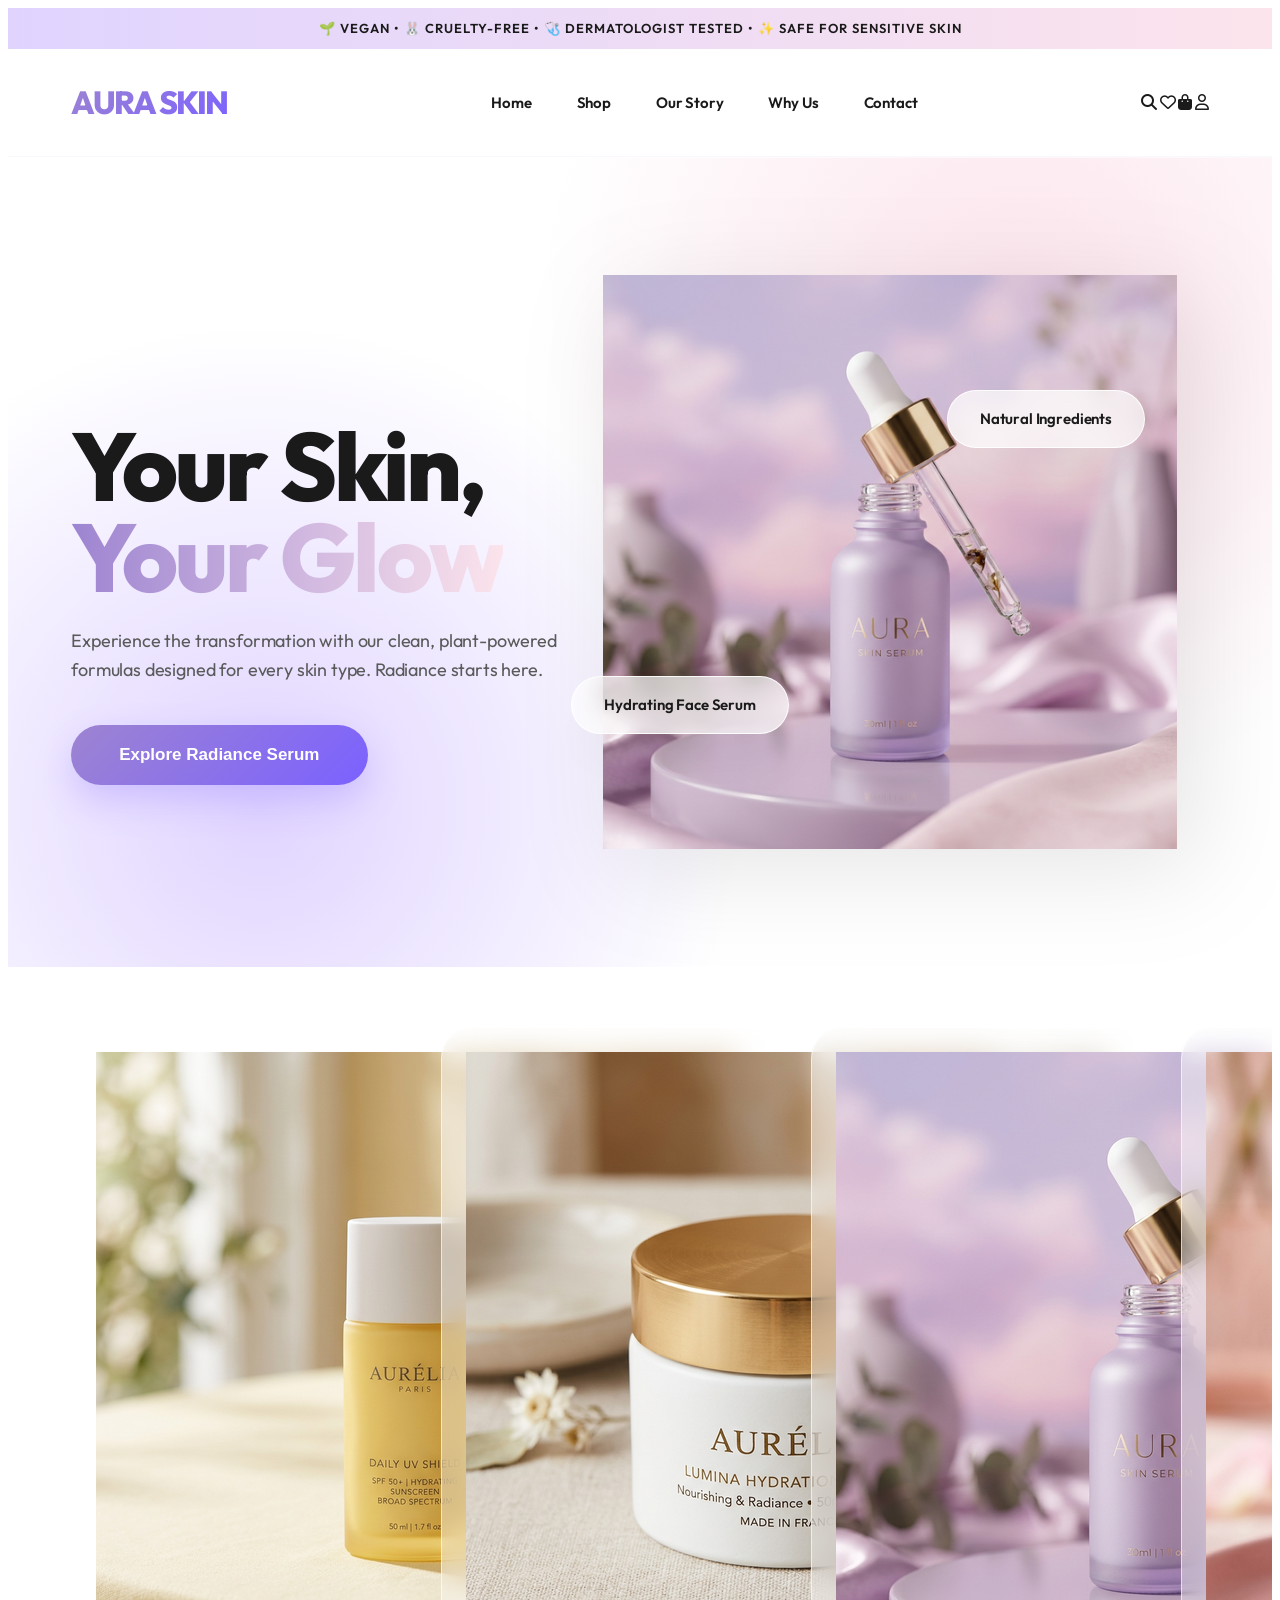
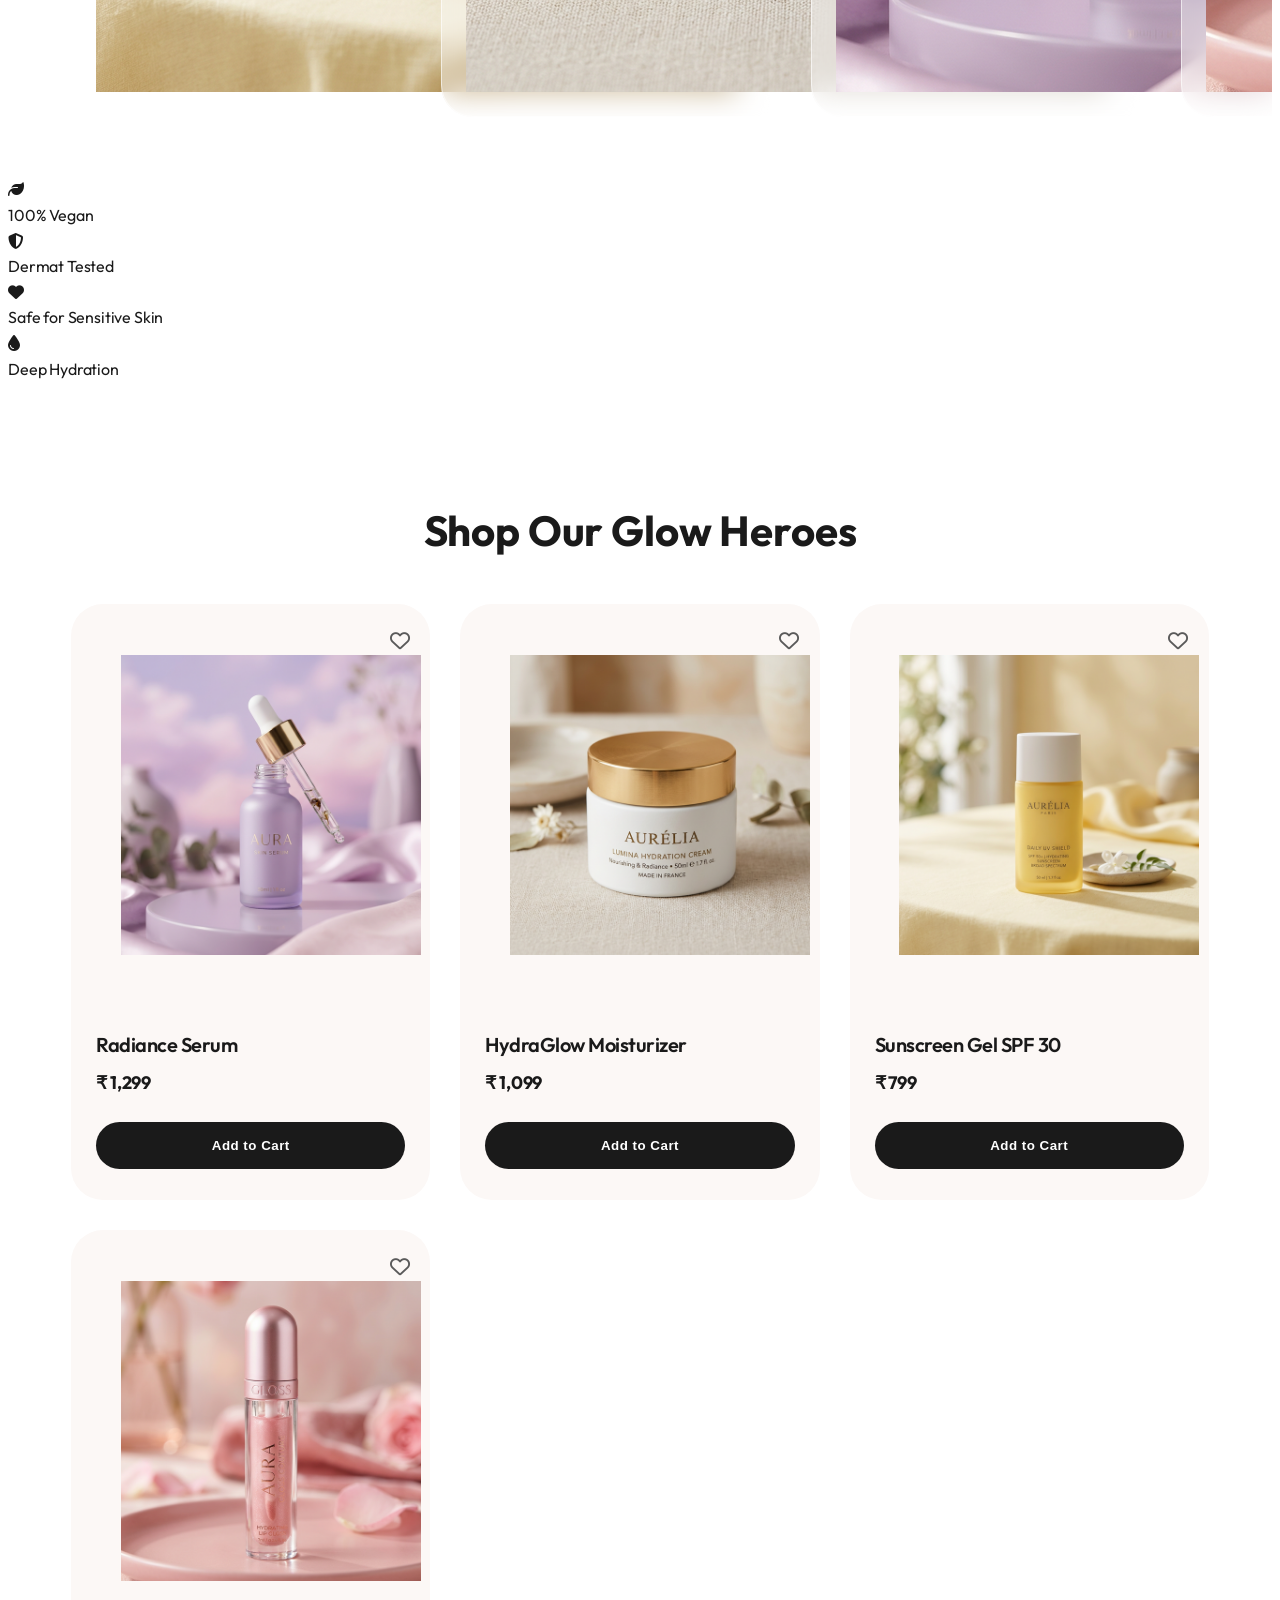
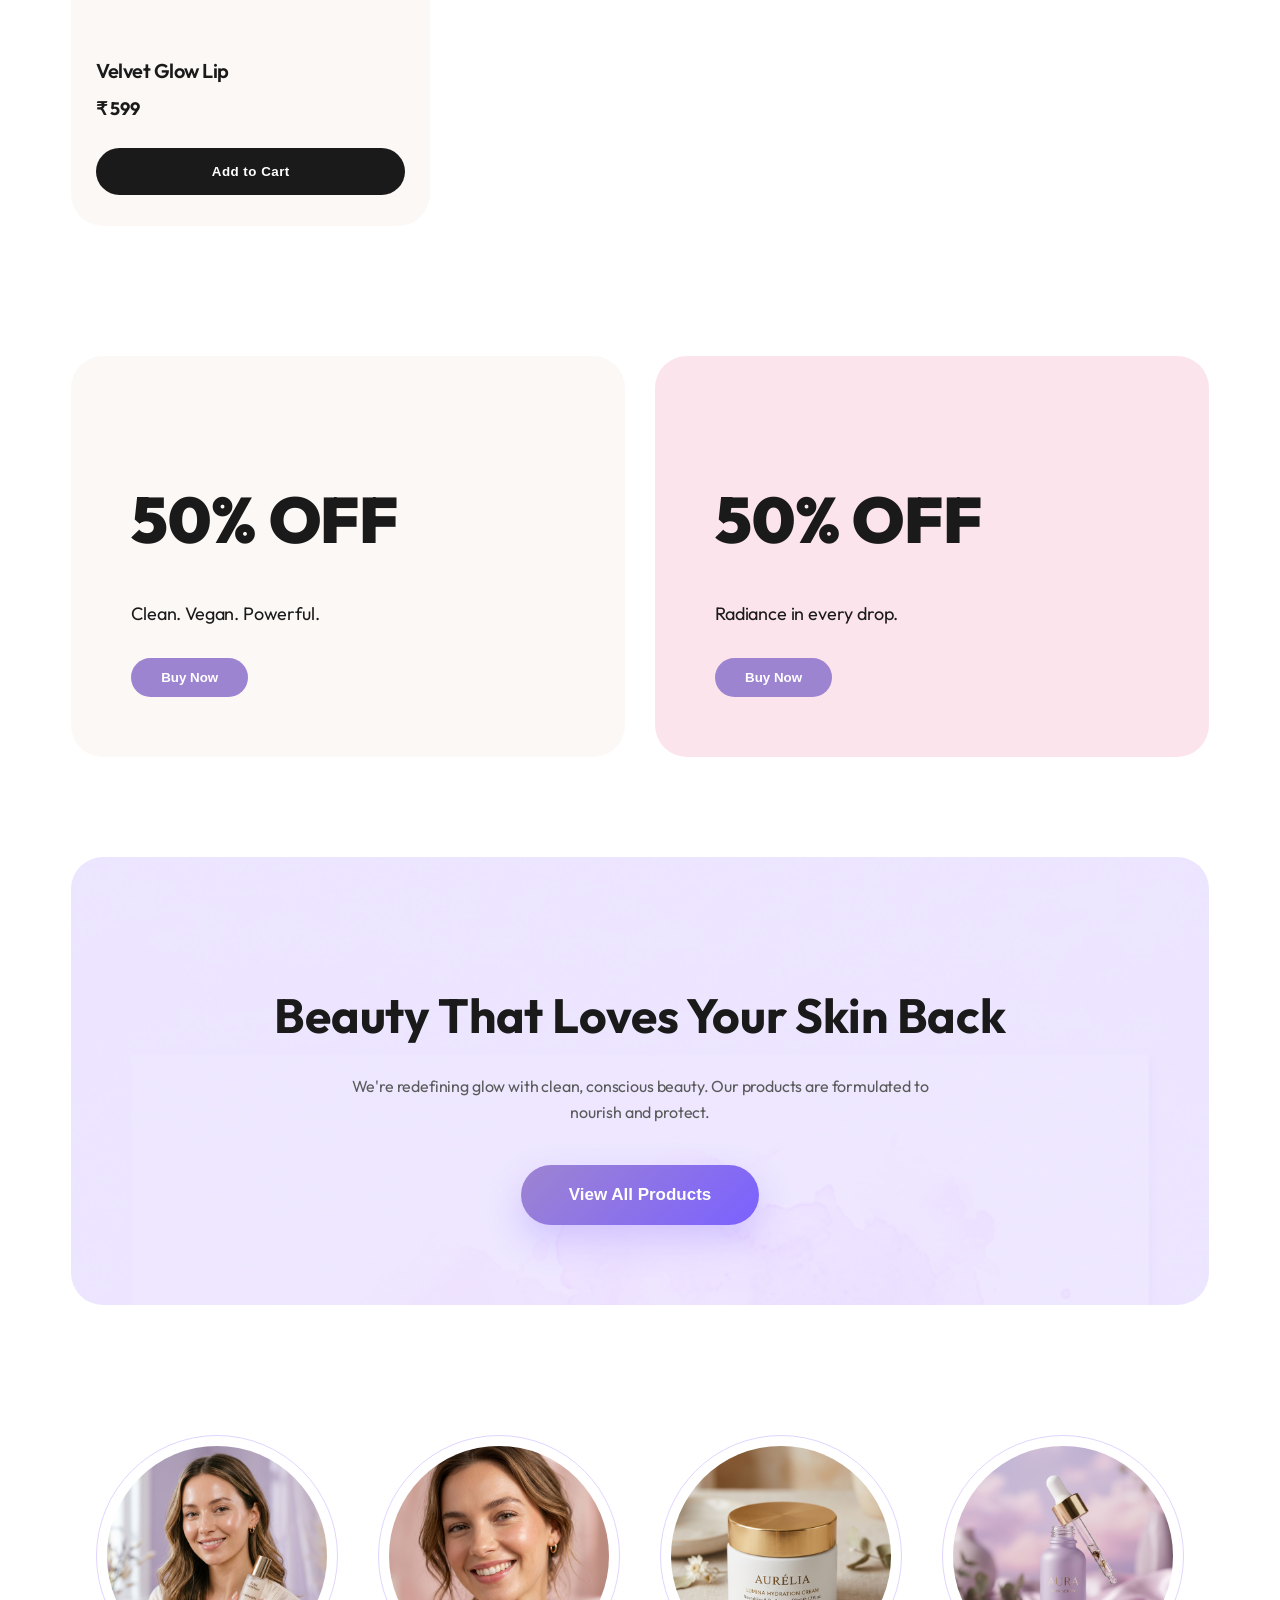
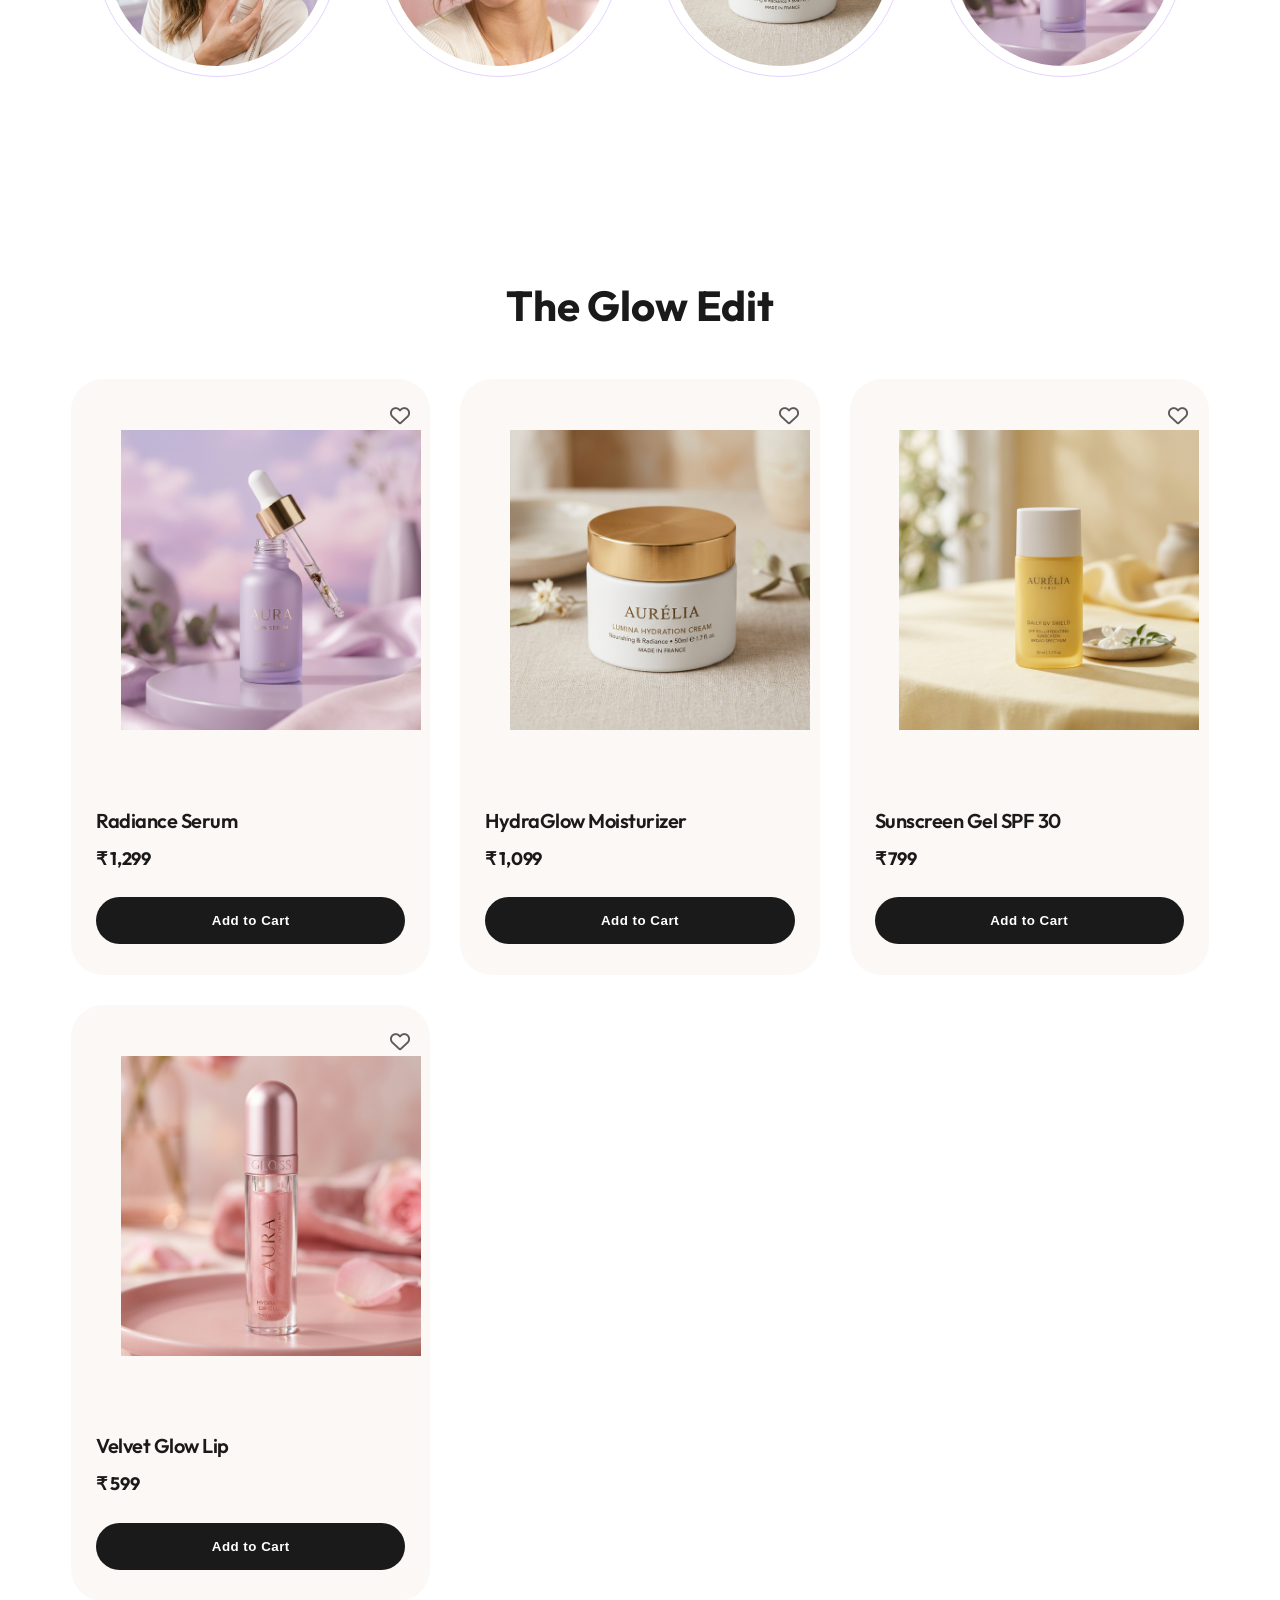
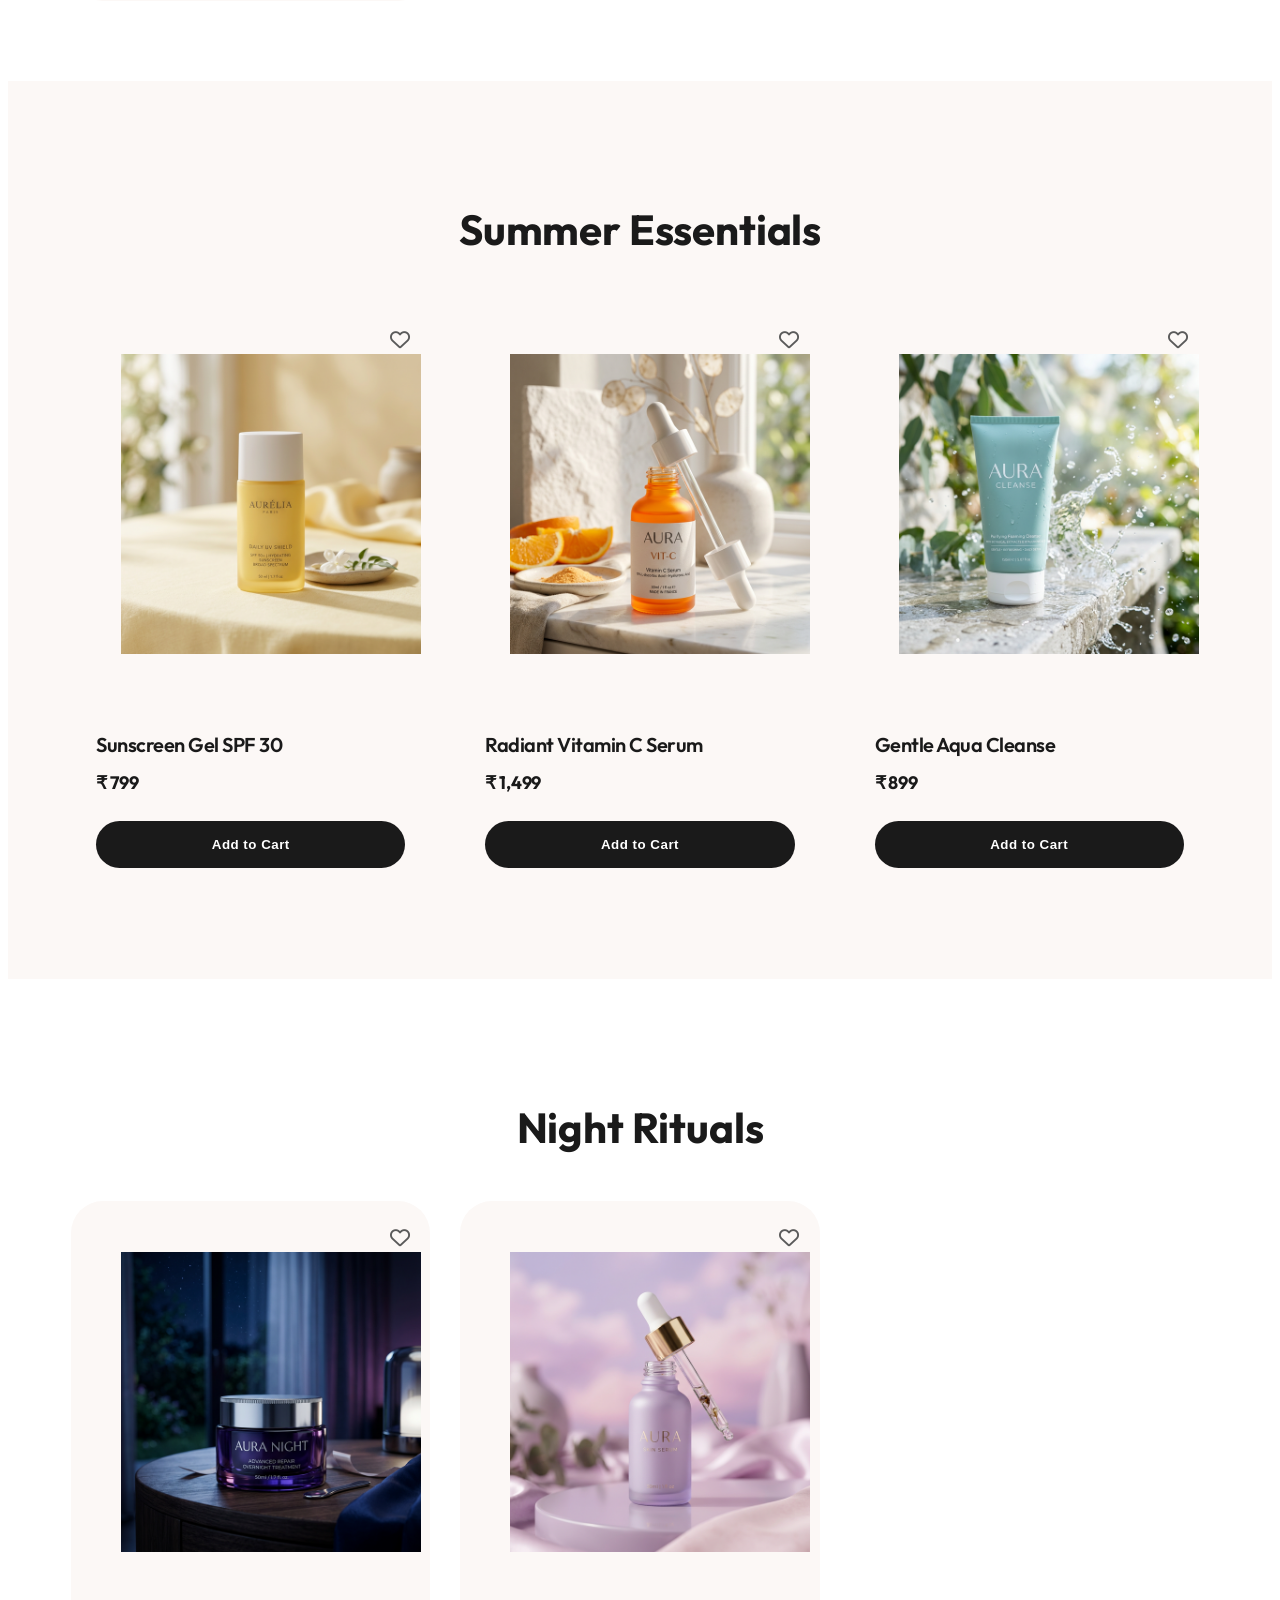
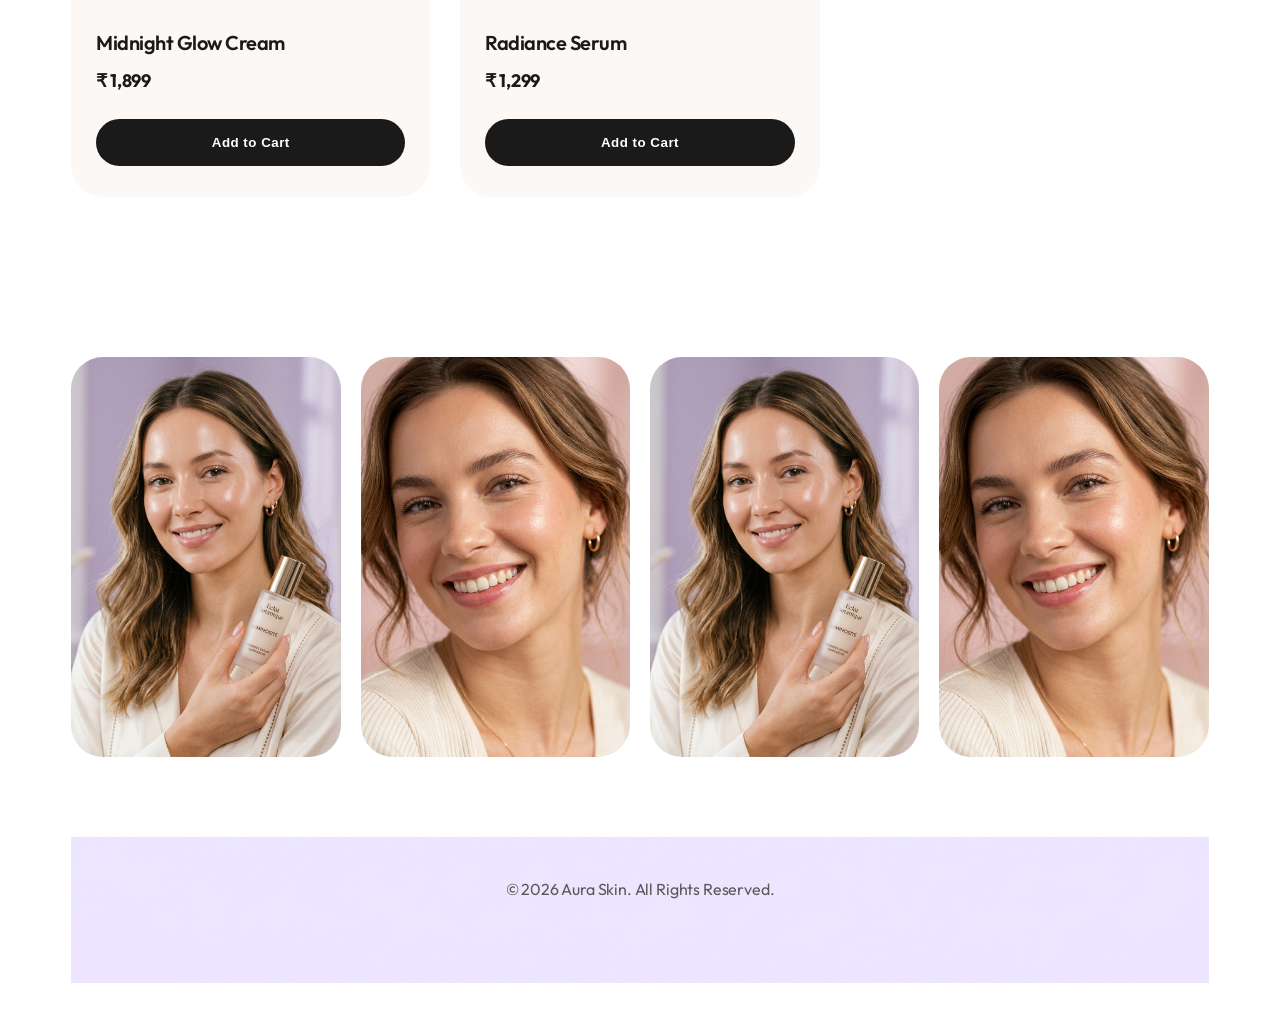
<file: index.html>
<!DOCTYPE html>
<html lang="en">
<head>
    <meta charset="UTF-8">
    <meta name="viewport" content="width=device-width, initial-scale=1.0">
    <title>Aura Skin | Your Skin, Your Glow</title>
    <link rel="stylesheet" href="style.css">
    <link rel="preconnect" href="https://fonts.googleapis.com">
    <link rel="preconnect" href="https://fonts.gstatic.com" crossorigin>
    <link href="https://fonts.googleapis.com/css2?family=Outfit:wght@300;400;500;600;700;800&display=swap" rel="stylesheet">
    <link rel="stylesheet" href="https://cdnjs.cloudflare.com/ajax/libs/font-awesome/6.4.0/css/all.min.css">
</head>
<body>

    <div class="announcement-bar">
        🌱 VEGAN • 🐰 CRUELTY-FREE • 🩺 DERMATOLOGIST TESTED • ✨ SAFE FOR SENSITIVE SKIN
    </div>

    <header>
        <div class="logo">AURA SKIN</div>
        <nav>
            <ul>
                <li><a href="index.html">Home</a></li>
                <li><a href="products.html">Shop</a></li>
                <li><a href="story.html">Our Story</a></li>
                <li><a href="#">Why Us</a></li>
                <li><a href="#">Contact</a></li>
            </ul>
        </nav>
        <div class="header-icons">
            <span><i class="fa-solid fa-magnifying-glass"></i></span>
            <span><i class="fa-regular fa-heart"></i></span>
            <span><i class="fa-solid fa-bag-shopping"></i></span>
            <span><i class="fa-regular fa-user"></i></span>
        </div>
    </header>

    <section class="hero">
        <div class="hero-content">
            <h1>Your Skin,<br><span>Your Glow</span></h1>
            <p>Experience the transformation with our clean, plant-powered formulas designed for every skin type. Radiance starts here.</p>
            <button class="cta-button">Explore Radiance Serum</button>
        </div>
        <div class="hero-image">
            <img src="assets/hero_serum.png" alt="Radiance Serum Bottle">
            <div class="ingredient-callout callout-1">Natural Ingredients</div>
            <div class="ingredient-callout callout-2">Hydrating Face Serum</div>
        </div>
    </section>

    <section class="categories">
        <div class="category-card">
            <img src="assets/sunscreen.png" alt="Sunscreen">
            <div class="category-info">
                <h3>Sunscreen Gel</h3>
                <p>SPF 30</p>
                <div class="progress-line"></div>
            </div>
        </div>
        <div class="category-card">
            <img src="assets/moisturizer.png" alt="Moisturizer">
            <div class="category-info">
                <h3>HydraGlow</h3>
                <p>Moisturizer</p>
                <div class="progress-line"></div>
            </div>
        </div>
        <div class="category-card">
            <img src="assets/hero_serum.png" alt="Serum">
            <div class="category-info">
                <h3>Radiance</h3>
                <p>Serum</p>
                <div class="progress-line"></div>
            </div>
        </div>
        <div class="category-card">
            <img src="assets/lip_glow.png" alt="Lip">
            <div class="category-info">
                <h3>Velvet Glow</h3>
                <p>Lip Care</p>
                <div class="progress-line"></div>
            </div>
        </div>
    </section>

    <section class="benefits-strip">
        <div class="benefit-item">
            <div class="benefit-icon"><i class="fa-solid fa-leaf"></i></div>
            100% Vegan
        </div>
        <div class="benefit-item">
            <div class="benefit-icon"><i class="fa-solid fa-shield-halved"></i></div>
            Dermat Tested
        </div>
        <div class="benefit-item">
            <div class="benefit-icon"><i class="fa-solid fa-heart"></i></div>
            Safe for Sensitive Skin
        </div>
        <div class="benefit-item">
            <div class="benefit-icon"><i class="fa-solid fa-droplet"></i></div>
            Deep Hydration
        </div>
    </section>

    <section class="product-grid-section">
        <h2 class="section-title">Shop Our <span>Glow Heroes</span></h2>
        <div class="product-grid">
            <div class="product-card">
                <span class="wishlist-icon"><i class="fa-regular fa-heart"></i></span>
                <img src="assets/hero_serum.png" alt="Serum" class="product-image">
                <h4>Radiance Serum</h4>
                <span class="price">₹ 1,299</span>
                <button class="add-to-cart">Add to Cart</button>
            </div>
            <div class="product-card">
                <span class="wishlist-icon"><i class="fa-regular fa-heart"></i></span>
                <img src="assets/moisturizer.png" alt="Moisturizer" class="product-image">
                <h4>HydraGlow Moisturizer</h4>
                <span class="price">₹ 1,099</span>
                <button class="add-to-cart">Add to Cart</button>
            </div>
            <div class="product-card">
                <span class="wishlist-icon"><i class="fa-regular fa-heart"></i></span>
                <img src="assets/sunscreen.png" alt="Sunscreen" class="product-image">
                <h4>Sunscreen Gel SPF 30</h4>
                <span class="price">₹ 799</span>
                <button class="add-to-cart">Add to Cart</button>
            </div>
            <div class="product-card">
                <span class="wishlist-icon"><i class="fa-regular fa-heart"></i></span>
                <img src="assets/lip_glow.png" alt="Lip" class="product-image">
                <h4>Velvet Glow Lip</h4>
                <span class="price">₹ 599</span>
                <button class="add-to-cart">Add to Cart</button>
            </div>
        </div>
    </section>

    <section class="offers-section">
        <div class="offer-banner" style="background-color: var(--soft-beige);">
            <h2>50% OFF</h2>
            <p>Clean. Vegan. Powerful.</p>
            <button class="buy-now-btn">Buy Now</button>
        </div>
        <div class="offer-banner" style="background-color: var(--primary-pink);">
            <h2>50% OFF</h2>
            <p>Radiance in every drop.</p>
            <button class="buy-now-btn">Buy Now</button>
        </div>
    </section>

    <section class="mid-promo">
        <h2>Beauty That <span>Loves Your Skin</span> Back</h2>
        <p>We're redefining glow with clean, conscious beauty. Our products are formulated to nourish and protect.</p>
        <button class="cta-button">View All Products</button>
    </section>

    <section class="collections">
        <div class="collection-circle">
            <div class="circle-inner"><img src="assets/campaign1.png" alt="Collection 1"></div>
        </div>
        <div class="collection-circle">
            <div class="circle-inner"><img src="assets/campaign2.png" alt="Collection 2"></div>
        </div>
        <div class="collection-circle">
            <div class="circle-inner"><img src="assets/moisturizer.png" alt="Collection 3"></div>
        </div>
        <div class="collection-circle">
            <div class="circle-inner"><img src="assets/hero_serum.png" alt="Collection 4"></div>
        </div>
    </section>

    <section class="product-grid-section">
        <h2 class="section-title">The <span>Glow Edit</span></h2>
        <div class="product-grid">
            <!-- Repeated for demonstration -->
            <div class="product-card">
                <span class="wishlist-icon"><i class="fa-regular fa-heart"></i></span>
                <img src="assets/hero_serum.png" alt="Serum" class="product-image">
                <h4>Radiance Serum</h4>
                <span class="price">₹ 1,299</span>
                <button class="add-to-cart">Add to Cart</button>
            </div>
            <div class="product-card">
                <span class="wishlist-icon"><i class="fa-regular fa-heart"></i></span>
                <img src="assets/moisturizer.png" alt="Moisturizer" class="product-image">
                <h4>HydraGlow Moisturizer</h4>
                <span class="price">₹ 1,099</span>
                <button class="add-to-cart">Add to Cart</button>
            </div>
            <div class="product-card">
                <span class="wishlist-icon"><i class="fa-regular fa-heart"></i></span>
                <img src="assets/sunscreen.png" alt="Sunscreen" class="product-image">
                <h4>Sunscreen Gel SPF 30</h4>
                <span class="price">₹ 799</span>
                <button class="add-to-cart">Add to Cart</button>
            </div>
            <div class="product-card">
                <span class="wishlist-icon"><i class="fa-regular fa-heart"></i></span>
                <img src="assets/lip_glow.png" alt="Lip" class="product-image">
                <h4>Velvet Glow Lip</h4>
                <span class="price">₹ 599</span>
                <button class="add-to-cart">Add to Cart</button>
            </div>
        </div>
    </section>

    <section class="product-grid-section" style="background-color: var(--soft-beige);">
        <h2 class="section-title">Summer <span>Essentials</span></h2>
        <div class="product-grid">
            <div class="product-card">
                <span class="wishlist-icon"><i class="fa-regular fa-heart"></i></span>
                <img src="assets/sunscreen.png" alt="Sunscreen" class="product-image">
                <h4>Sunscreen Gel SPF 30</h4>
                <span class="price">₹ 799</span>
                <button class="add-to-cart">Add to Cart</button>
            </div>
            <div class="product-card">
                <span class="wishlist-icon"><i class="fa-regular fa-heart"></i></span>
                <img src="assets/vit_c.png" alt="Vitamin C Serum" class="product-image">
                <h4>Radiant Vitamin C Serum</h4>
                <span class="price">₹ 1,499</span>
                <button class="add-to-cart">Add to Cart</button>
            </div>
            <div class="product-card">
                <span class="wishlist-icon"><i class="fa-regular fa-heart"></i></span>
                <img src="assets/face_wash.png" alt="Face Wash" class="product-image">
                <h4>Gentle Aqua Cleanse</h4>
                <span class="price">₹ 899</span>
                <button class="add-to-cart">Add to Cart</button>
            </div>
        </div>
    </section>

    <section class="product-grid-section">
        <h2 class="section-title">Night <span>Rituals</span></h2>
        <div class="product-grid">
            <div class="product-card">
                <span class="wishlist-icon"><i class="fa-regular fa-heart"></i></span>
                <img src="assets/night_cream.png" alt="Night Cream" class="product-image">
                <h4>Midnight Glow Cream</h4>
                <span class="price">₹ 1,899</span>
                <button class="add-to-cart">Add to Cart</button>
            </div>
            <div class="product-card">
                <span class="wishlist-icon"><i class="fa-regular fa-heart"></i></span>
                <img src="assets/hero_serum.png" alt="Serum" class="product-image">
                <h4>Radiance Serum</h4>
                <span class="price">₹ 1,299</span>
                <button class="add-to-cart">Add to Cart</button>
            </div>
        </div>
    </section>

    <section class="campaign-section">
        <div class="campaign-card"><img src="assets/campaign1.png" alt="Campaign 1"></div>
        <div class="campaign-card"><img src="assets/campaign2.png" alt="Campaign 2"></div>
        <div class="campaign-card"><img src="assets/campaign1.png" alt="Campaign 3"></div>
        <div class="campaign-card"><img src="assets/campaign2.png" alt="Campaign 4"></div>
    </section>

    <footer>
        <div class="mid-promo" style="padding: 40px; margin-top: 0; border-radius: 0;">
            <p>&copy; 2026 Aura Skin. All Rights Reserved.</p>
        </div>
    </footer>

    <script src="script.js"></script>
</body>
</html>
</file>
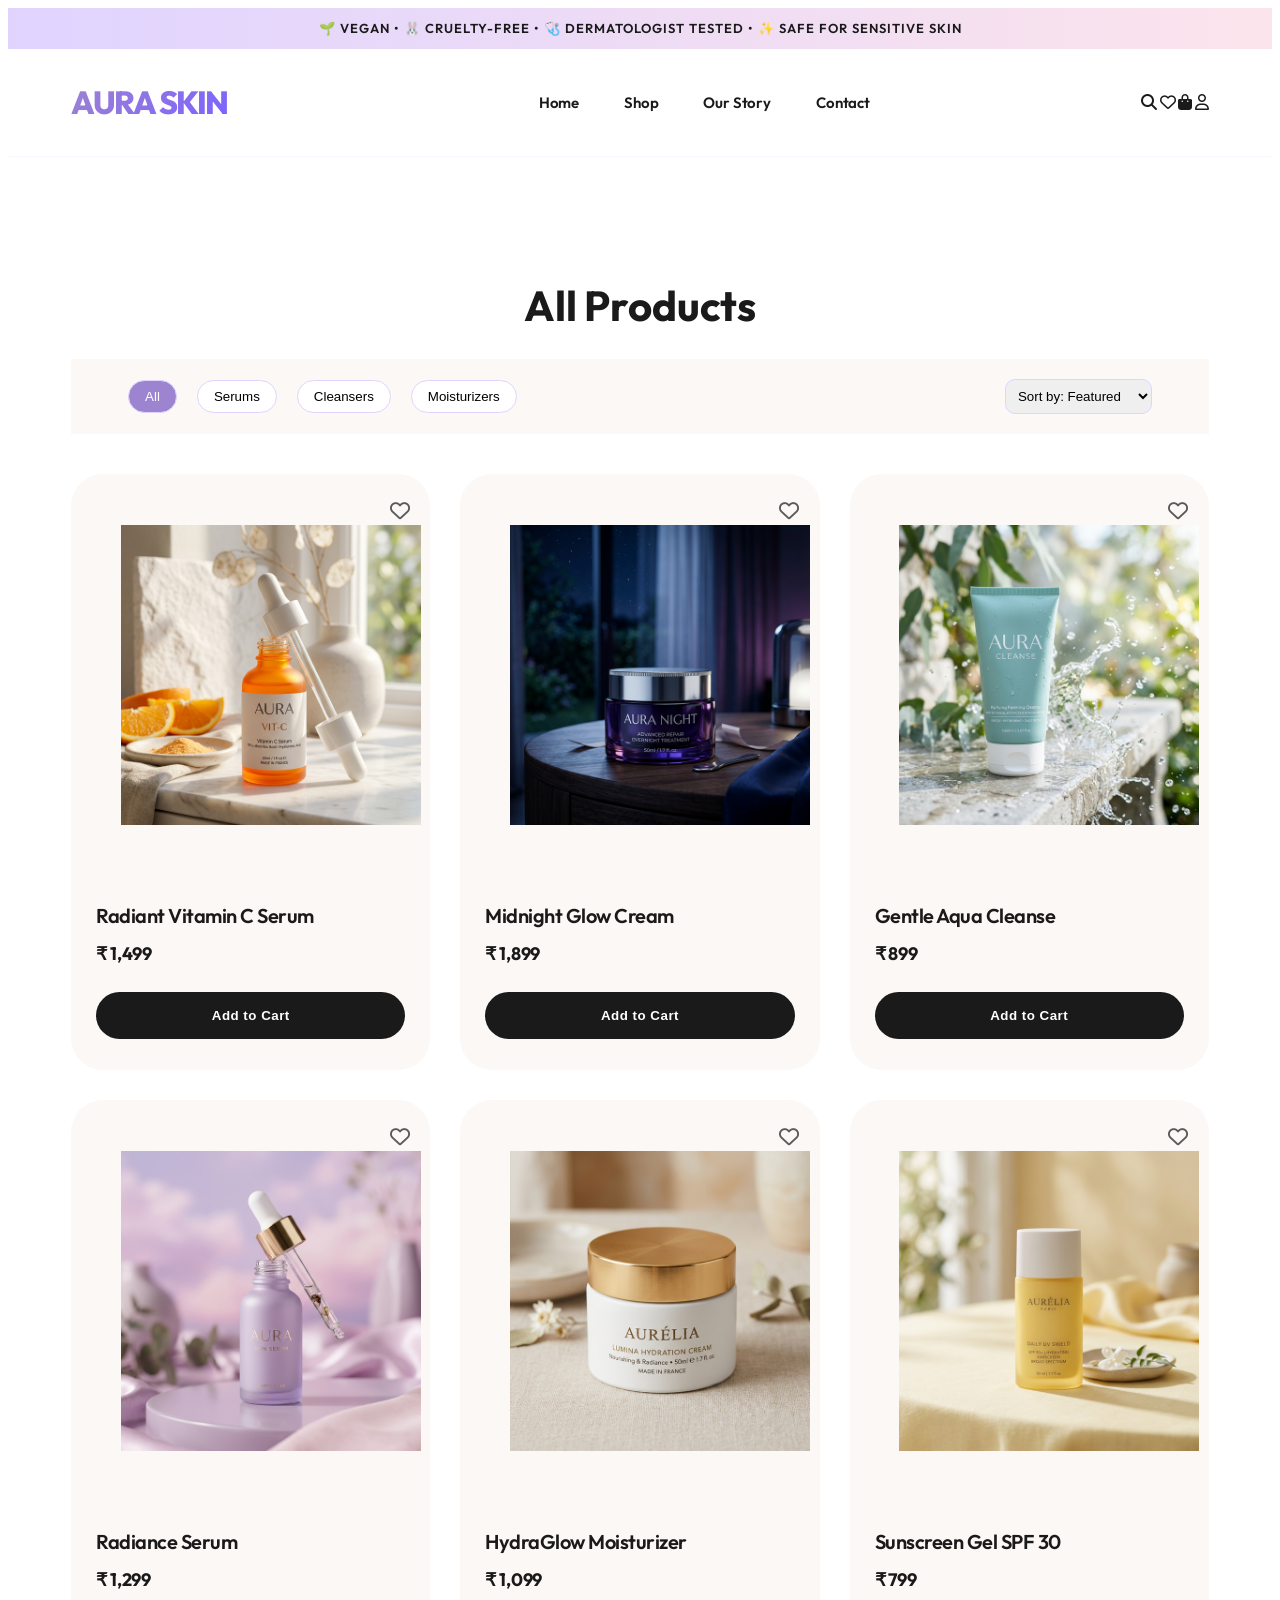
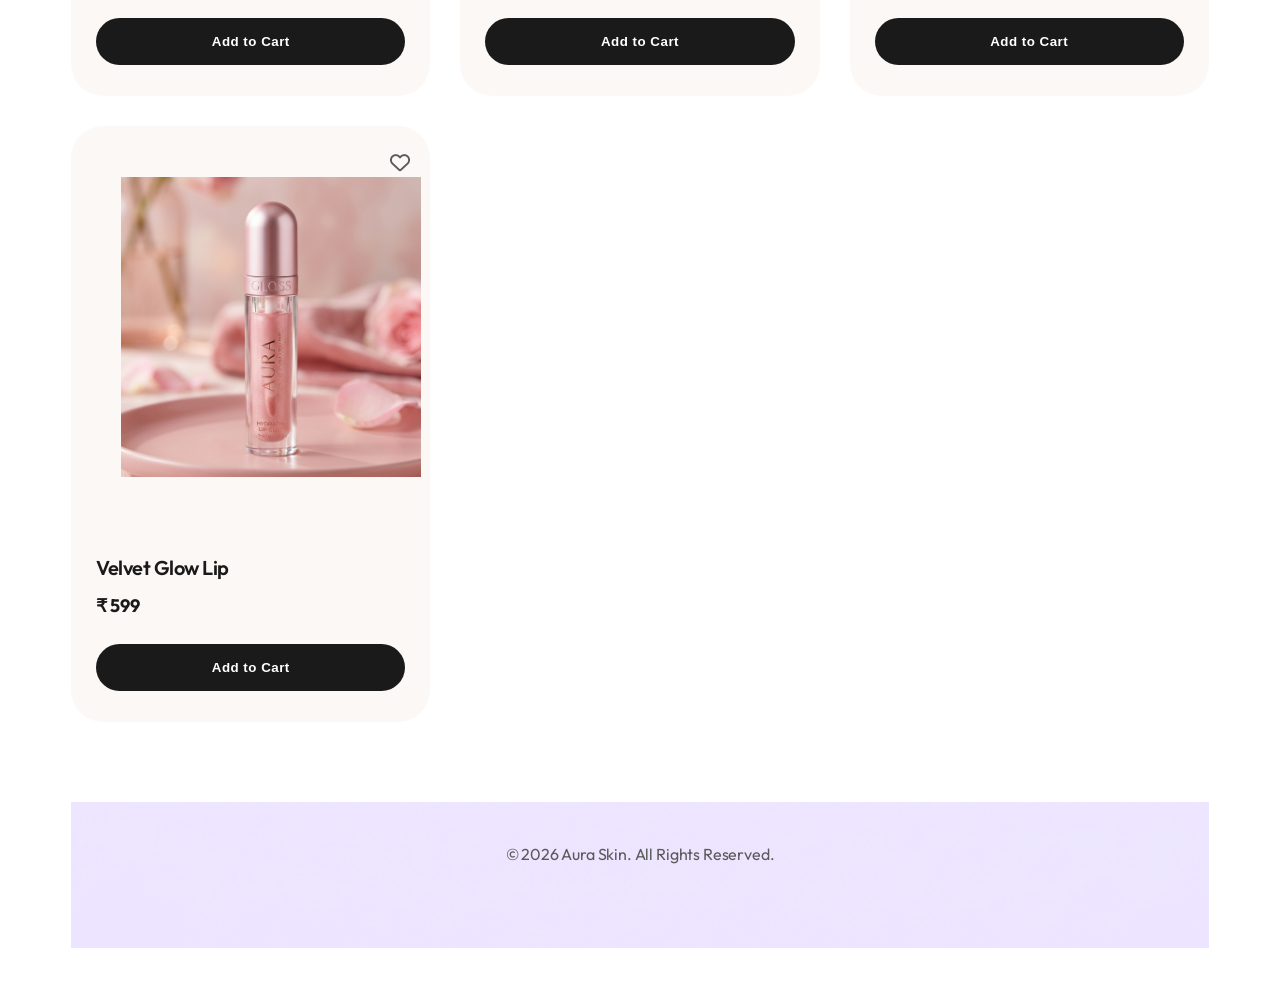
<file: products.html>
<!DOCTYPE html>
<html lang="en">
<head>
    <meta charset="UTF-8">
    <meta name="viewport" content="width=device-width, initial-scale=1.0">
    <title>All Products | Aura Skin</title>
    <link rel="stylesheet" href="style.css">
    <link rel="preconnect" href="https://fonts.googleapis.com">
    <link rel="preconnect" href="https://fonts.gstatic.com" crossorigin>
    <link href="https://fonts.googleapis.com/css2?family=Outfit:wght@300;400;500;600;700;800&display=swap" rel="stylesheet">
    <link rel="stylesheet" href="https://cdnjs.cloudflare.com/ajax/libs/font-awesome/6.4.0/css/all.min.css">
    <style>
        .filter-bar {
            padding: 20px 5%;
            display: flex;
            justify-content: space-between;
            align-items: center;
            background: var(--soft-beige);
            margin-bottom: 40px;
        }
        .filter-options {
            display: flex;
            gap: 20px;
        }
        .filter-btn {
            background: white;
            border: 1px solid var(--primary-lavender);
            padding: 8px 16px;
            border-radius: 20px;
            cursor: pointer;
            font-weight: 500;
            transition: var(--transition);
        }
        .filter-btn.active, .filter-btn:hover {
            background: var(--accent-lavender);
            color: white;
        }
    </style>
</head>
<body>

    <div class="announcement-bar">
        🌱 VEGAN • 🐰 CRUELTY-FREE • 🩺 DERMATOLOGIST TESTED • ✨ SAFE FOR SENSITIVE SKIN
    </div>

    <header>
        <div class="logo">AURA SKIN</div>
        <nav>
            <ul>
                <li><a href="index.html">Home</a></li>
                <li><a href="products.html">Shop</a></li>
                <li><a href="story.html">Our Story</a></li>
                <li><a href="#">Contact</a></li>
            </ul>
        </nav>
        <div class="header-icons">
            <span><i class="fa-solid fa-magnifying-glass"></i></span>
            <span><i class="fa-regular fa-heart"></i></span>
            <span><i class="fa-solid fa-bag-shopping"></i></span>
            <span><i class="fa-regular fa-user"></i></span>
        </div>
    </header>

    <section class="product-grid-section">
        <h2 class="section-title">All <span>Products</span></h2>
        
        <div class="filter-bar">
            <div class="filter-options">
                <button class="filter-btn active">All</button>
                <button class="filter-btn">Serums</button>
                <button class="filter-btn">Cleansers</button>
                <button class="filter-btn">Moisturizers</button>
            </div>
            <div class="sort-options">
                <select style="padding: 8px; border-radius: 10px; border: 1px solid var(--primary-lavender);">
                    <option>Sort by: Featured</option>
                    <option>Price: Low to High</option>
                    <option>Price: High to Low</option>
                </select>
            </div>
        </div>

        <div class="product-grid">
            <div class="product-card">
                <span class="wishlist-icon"><i class="fa-regular fa-heart"></i></span>
                <img src="assets/vit_c.png" alt="Vitamin C Serum" class="product-image">
                <h4>Radiant Vitamin C Serum</h4>
                <span class="price">₹ 1,499</span>
                <button class="add-to-cart">Add to Cart</button>
            </div>
            <div class="product-card">
                <span class="wishlist-icon"><i class="fa-regular fa-heart"></i></span>
                <img src="assets/night_cream.png" alt="Night Cream" class="product-image">
                <h4>Midnight Glow Cream</h4>
                <span class="price">₹ 1,899</span>
                <button class="add-to-cart">Add to Cart</button>
            </div>
            <div class="product-card">
                <span class="wishlist-icon"><i class="fa-regular fa-heart"></i></span>
                <img src="assets/face_wash.png" alt="Face Wash" class="product-image">
                <h4>Gentle Aqua Cleanse</h4>
                <span class="price">₹ 899</span>
                <button class="add-to-cart">Add to Cart</button>
            </div>
            <div class="product-card">
                <span class="wishlist-icon"><i class="fa-regular fa-heart"></i></span>
                <img src="assets/hero_serum.png" alt="Serum" class="product-image">
                <h4>Radiance Serum</h4>
                <span class="price">₹ 1,299</span>
                <button class="add-to-cart">Add to Cart</button>
            </div>
            <div class="product-card">
                <span class="wishlist-icon"><i class="fa-regular fa-heart"></i></span>
                <img src="assets/moisturizer.png" alt="Moisturizer" class="product-image">
                <h4>HydraGlow Moisturizer</h4>
                <span class="price">₹ 1,099</span>
                <button class="add-to-cart">Add to Cart</button>
            </div>
            <div class="product-card">
                <span class="wishlist-icon"><i class="fa-regular fa-heart"></i></span>
                <img src="assets/sunscreen.png" alt="Sunscreen" class="product-image">
                <h4>Sunscreen Gel SPF 30</h4>
                <span class="price">₹ 799</span>
                <button class="add-to-cart">Add to Cart</button>
            </div>
            <div class="product-card">
                <span class="wishlist-icon"><i class="fa-regular fa-heart"></i></span>
                <img src="assets/lip_glow.png" alt="Lip" class="product-image">
                <h4>Velvet Glow Lip</h4>
                <span class="price">₹ 599</span>
                <button class="add-to-cart">Add to Cart</button>
            </div>
        </div>
    </section>

    <footer>
        <div class="mid-promo" style="padding: 40px; margin-top: 0; border-radius: 0;">
            <p>&copy; 2026 Aura Skin. All Rights Reserved.</p>
        </div>
    </footer>

    <script src="script.js"></script>
</body>
</html>
</file>
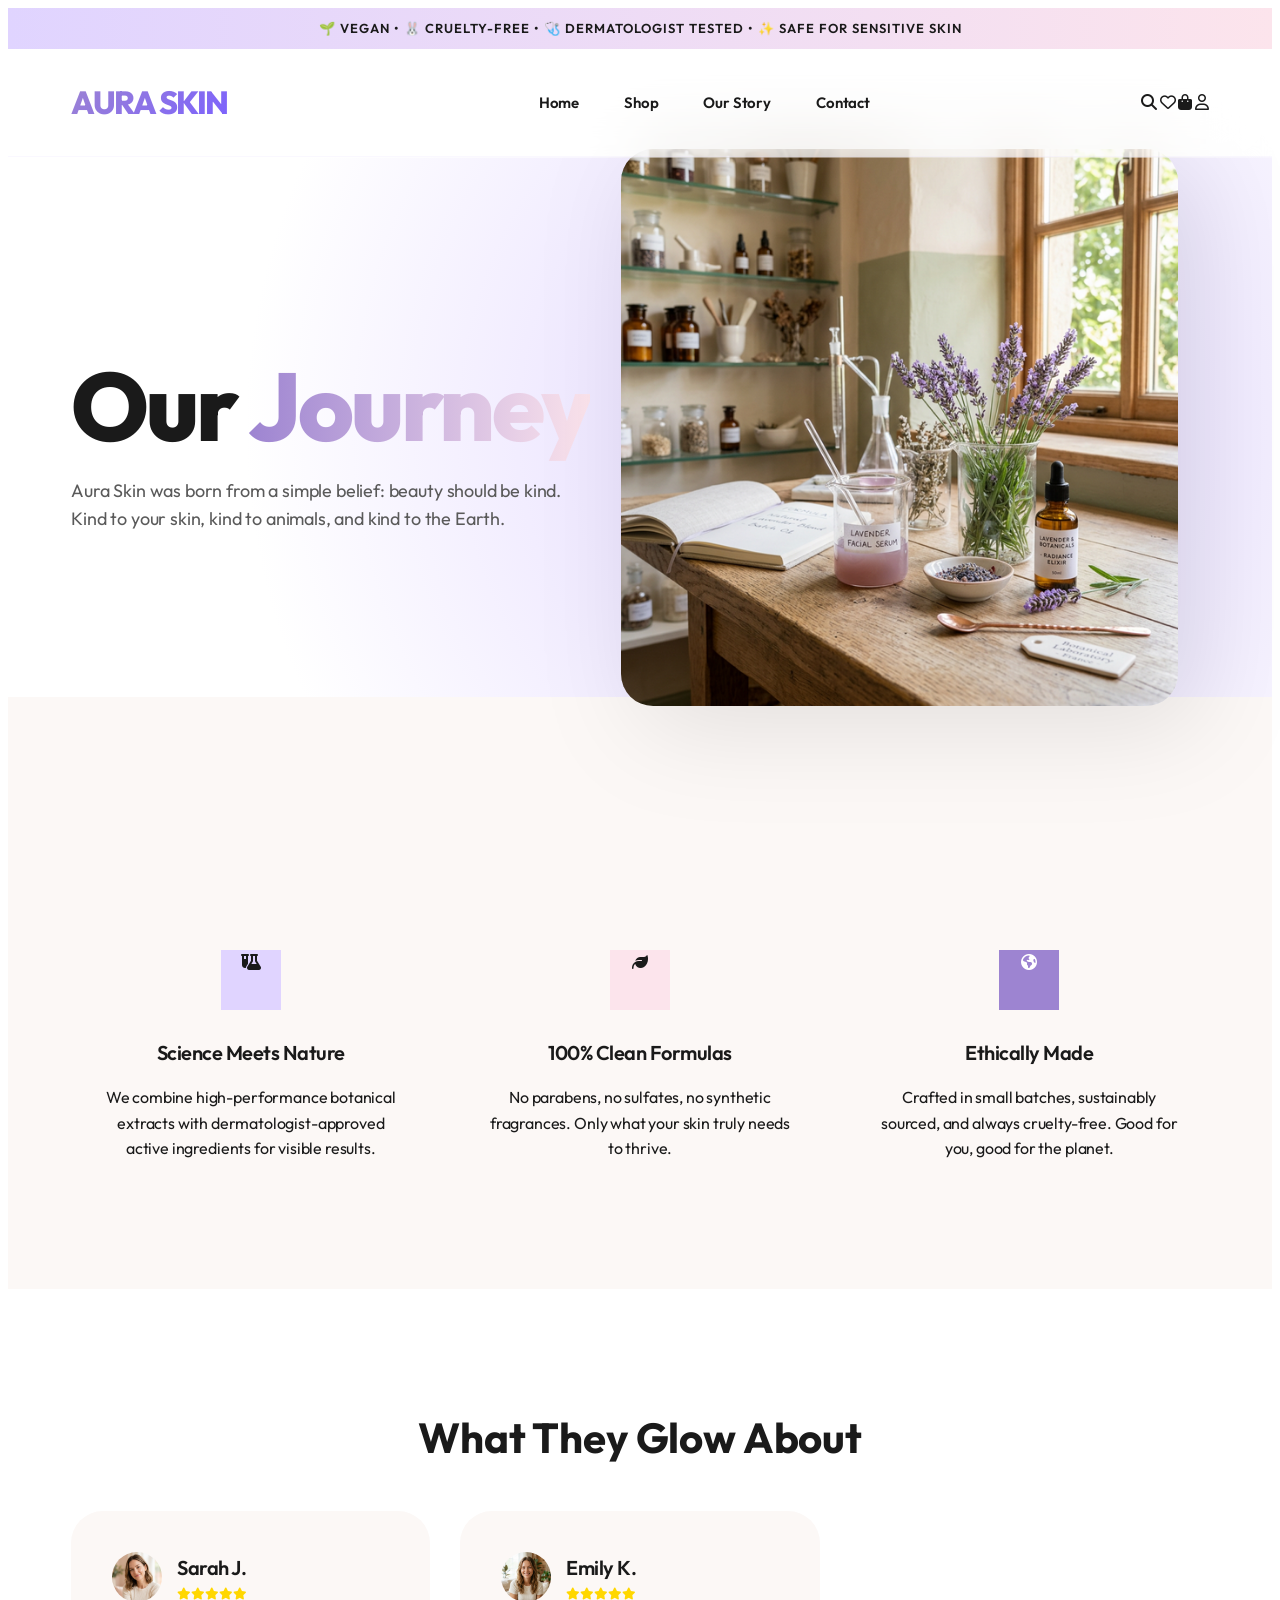
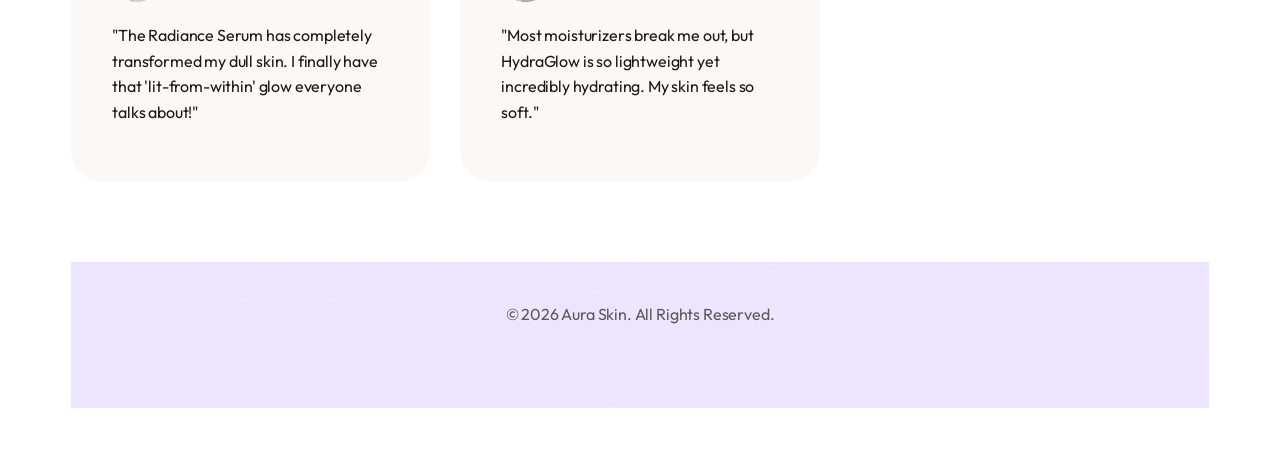
<file: story.html>
<!DOCTYPE html>
<html lang="en">
<head>
    <meta charset="UTF-8">
    <meta name="viewport" content="width=device-width, initial-scale=1.0">
    <title>Our Story | Aura Skin</title>
    <link rel="stylesheet" href="style.css">
    <link rel="preconnect" href="https://fonts.googleapis.com">
    <link rel="preconnect" href="https://fonts.gstatic.com" crossorigin>
    <link href="https://fonts.googleapis.com/css2?family=Outfit:wght@300;400;500;600;700;800&display=swap" rel="stylesheet">
    <link rel="stylesheet" href="https://cdnjs.cloudflare.com/ajax/libs/font-awesome/6.4.0/css/all.min.css">
</head>
<body>

    <div class="announcement-bar">
        🌱 VEGAN • 🐰 CRUELTY-FREE • 🩺 DERMATOLOGIST TESTED • ✨ SAFE FOR SENSITIVE SKIN
    </div>

    <header>
        <div class="logo">AURA SKIN</div>
        <nav>
            <ul>
                <li><a href="index.html">Home</a></li>
                <li><a href="products.html">Shop</a></li>
                <li><a href="story.html">Our Story</a></li>
                <li><a href="#">Contact</a></li>
            </ul>
        </nav>
        <div class="header-icons">
            <span><i class="fa-solid fa-magnifying-glass"></i></span>
            <span><i class="fa-regular fa-heart"></i></span>
            <span><i class="fa-solid fa-bag-shopping"></i></span>
            <span><i class="fa-regular fa-user"></i></span>
        </div>
    </header>

    <section class="hero" style="height: 60vh; background: radial-gradient(circle at 70% 50%, var(--primary-lavender) 0%, transparent 70%);">
        <div class="hero-content">
            <h1>Our <span>Journey</span></h1>
            <p>Aura Skin was born from a simple belief: beauty should be kind. Kind to your skin, kind to animals, and kind to the Earth.</p>
        </div>
        <div class="hero-image">
            <img src="assets/story_hero.png" alt="Story Hero" style="border-radius: var(--border-radius);">
        </div>
    </section>

    <section class="product-grid-section" style="background-color: var(--soft-beige);">
        <h2 class="section-title">Why <span>Aura Skin?</span></h2>
        <div class="product-grid" style="grid-template-columns: repeat(auto-fit, minmax(300px, 1fr));">
            <div class="product-card" style="text-align: center;">
                <div class="benefit-icon" style="margin: 0 auto 20px; background: var(--primary-lavender); width: 60px; height: 60px;"><i class="fa-solid fa-flask-vial"></i></div>
                <h4>Science Meets Nature</h4>
                <p>We combine high-performance botanical extracts with dermatologist-approved active ingredients for visible results.</p>
            </div>
            <div class="product-card" style="text-align: center;">
                <div class="benefit-icon" style="margin: 0 auto 20px; background: var(--primary-pink); width: 60px; height: 60px;"><i class="fa-solid fa-leaf"></i></div>
                <h4>100% Clean Formulas</h4>
                <p>No parabens, no sulfates, no synthetic fragrances. Only what your skin truly needs to thrive.</p>
            </div>
            <div class="product-card" style="text-align: center;">
                <div class="benefit-icon" style="margin: 0 auto 20px; background: var(--accent-lavender); color: white; width: 60px; height: 60px;"><i class="fa-solid fa-earth-americas"></i></div>
                <h4>Ethically Made</h4>
                <p>Crafted in small batches, sustainably sourced, and always cruelty-free. Good for you, good for the planet.</p>
            </div>
        </div>
    </section>

    <section class="product-grid-section">
        <h2 class="section-title">What They <span>Glow About</span></h2>
        <div class="product-grid">
            <div class="product-card" style="padding: 40px;">
                <div style="display: flex; align-items: center; gap: 15px; margin-bottom: 20px;">
                    <img src="assets/profile1.png" alt="User 1" style="width: 50px; height: 50px; border-radius: 50%;">
                    <div>
                        <h4 style="margin: 0;">Sarah J.</h4>
                        <div style="color: gold; font-size: 12px;"><i class="fa-solid fa-star"></i><i class="fa-solid fa-star"></i><i class="fa-solid fa-star"></i><i class="fa-solid fa-star"></i><i class="fa-solid fa-star"></i></div>
                    </div>
                </div>
                <p>"The Radiance Serum has completely transformed my dull skin. I finally have that 'lit-from-within' glow everyone talks about!"</p>
            </div>
            <div class="product-card" style="padding: 40px;">
                <div style="display: flex; align-items: center; gap: 15px; margin-bottom: 20px;">
                    <img src="assets/profile2.png" alt="User 2" style="width: 50px; height: 50px; border-radius: 50%;">
                    <div>
                        <h4 style="margin: 0;">Emily K.</h4>
                        <div style="color: gold; font-size: 12px;"><i class="fa-solid fa-star"></i><i class="fa-solid fa-star"></i><i class="fa-solid fa-star"></i><i class="fa-solid fa-star"></i><i class="fa-solid fa-star"></i></div>
                    </div>
                </div>
                <p>"Most moisturizers break me out, but HydraGlow is so lightweight yet incredibly hydrating. My skin feels so soft."</p>
            </div>
        </div>
    </section>

    <footer>
        <div class="mid-promo" style="padding: 40px; margin-top: 0; border-radius: 0;">
            <p>&copy; 2026 Aura Skin. All Rights Reserved.</p>
        </div>
    </footer>

    <script src="script.js"></script>
</body>
</html>
</file>
<file: style.css>
:root {
    --primary-lavender: #E0D4FF;
    --primary-pink: #FCE4EC;
    --accent-lavender: #9D84D1;
    --soft-beige: #FCF8F6;
    --pure-white: #FFFFFF;
    --glass-bg: rgba(255, 255, 255, 0.4);
    --glass-border: rgba(255, 255, 255, 0.6);
    --text-dark: #1A1A1A;
    --text-light: #5A5A5A;
    --soft-shadow: 0 20px 40px rgba(157, 132, 209, 0.08);
    --premium-shadow: 0 30px 60px rgba(0, 0, 0, 0.03);
    --border-radius: 32px;
    --transition: all 0.6s cubic-bezier(0.23, 1, 0.32, 1);
    --transition-slow: all 1s cubic-bezier(0.23, 1, 0.32, 1);
}

/* Grain Texture Overlay */
body::before {
    content: "";
    position: fixed;
    top: 0;
    left: 0;
    width: 100vw;
    height: 100vh;
    background-image: url("https://grainy-gradients.vercel.app/noise.svg");
    opacity: 0.04;
    pointer-events: none;
    z-index: 9999;
}

/* Custom Premium Scrollbar */
::-webkit-scrollbar {
    width: 8px;
}
::-webkit-scrollbar-track {
    background: var(--soft-beige);
}
::-webkit-scrollbar-thumb {
    background: var(--accent-lavender);
    border-radius: 10px;
    border: 2px solid var(--soft-beige);
}
::-webkit-scrollbar-thumb:hover {
    background: #8468b3;
}

body {
    font-family: 'Outfit', sans-serif;
    color: var(--text-dark);
    background-color: var(--pure-white);
    line-height: 1.6;
    overflow-x: hidden;
    letter-spacing: -0.01em;
}

/* Glassmorphism Utility */
.glass {
    background: var(--glass-bg);
    backdrop-filter: blur(20px);
    -webkit-backdrop-filter: blur(20px);
    border: 1px solid var(--glass-border);
}

/* Announcement Bar */
.announcement-bar {
    background: linear-gradient(90deg, var(--primary-lavender), var(--primary-pink));
    color: var(--text-dark);
    text-align: center;
    padding: 10px 0;
    font-size: 13px;
    font-weight: 600;
    letter-spacing: 1px;
    text-transform: uppercase;
}

/* Header */
header {
    padding: 25px 5%;
    display: flex;
    justify-content: space-between;
    align-items: center;
    position: sticky;
    top: 0;
    z-index: 1000;
    background: rgba(255, 255, 255, 0.6);
    backdrop-filter: blur(30px);
    border-bottom: 1px solid rgba(208, 188, 255, 0.1);
}

.logo {
    font-size: 32px;
    font-weight: 800;
    color: var(--accent-lavender);
    letter-spacing: -1.5px;
    background: linear-gradient(135deg, var(--accent-lavender), #7B61FF);
    -webkit-background-clip: text;
    background-clip: text;
    -webkit-text-fill-color: transparent;
}

nav ul {
    display: flex;
    list-style: none;
    gap: 45px;
}

nav a {
    text-decoration: none;
    color: var(--text-dark);
    font-weight: 600;
    font-size: 15px;
    position: relative;
    transition: var(--transition);
}

nav a::after {
    content: '';
    position: absolute;
    bottom: -5px;
    left: 0;
    width: 0;
    height: 2px;
    background: var(--accent-lavender);
    transition: var(--transition);
}

nav a:hover::after {
    width: 100%;
}

/* Hero Section */
.hero {
    height: 90vh;
    display: flex;
    align-items: center;
    padding: 0 5%;
    background: radial-gradient(circle at 80% 20%, var(--primary-pink) 0%, transparent 40%),
        radial-gradient(circle at 20% 80%, var(--primary-lavender) 0%, transparent 40%);
    position: relative;
}

.hero-content h1 {
    font-size: 96px;
    line-height: 0.95;
    margin-bottom: 25px;
    font-weight: 800;
    letter-spacing: -3px;
}

.hero-content h1 span {
    background: linear-gradient(90deg, var(--accent-lavender), var(--primary-pink));
    -webkit-background-clip: text;
    background-clip: text;
    -webkit-text-fill-color: transparent;
}

.hero-content p {
    font-size: 18px;
    color: var(--text-light);
    margin-bottom: 40px;
    max-width: 500px;
}

.cta-button {
    background-color: var(--accent-lavender);
    color: white;
    padding: 18px 40px;
    border-radius: 50px;
    border: none;
    font-size: 16px;
    font-weight: 600;
    cursor: pointer;
    transition: var(--transition);
    box-shadow: 0 10px 20px rgba(168, 144, 211, 0.3);
}

.cta-button:hover {
    transform: translateY(-5px);
    box-shadow: 0 15px 30px rgba(168, 144, 211, 0.4);
}

.hero-image {
    flex: 1;
    position: relative;
    display: flex;
    justify-content: center;
    align-items: center;
}

.hero-image img {
    max-width: 90%;
    z-index: 2;
    filter: drop-shadow(20px 20px 50px rgba(0, 0, 0, 0.1));
}

.ingredient-callout {
    position: absolute;
    background: rgba(255, 255, 255, 0.8);
    backdrop-filter: blur(5px);
    padding: 12px 24px;
    border-radius: 50px;
    box-shadow: var(--soft-shadow);
    font-size: 14px;
    font-weight: 600;
    z-index: 3;
    animation: float 4s ease-in-out infinite;
}

.callout-1 {
    top: 20%;
    right: 10%;
    animation-delay: 0s;
}

.callout-2 {
    bottom: 20%;
    left: 0%;
    animation-delay: 2s;
}

@keyframes float {

    0%,
    100% {
        transform: translateY(0);
    }

    50% {
        transform: translateY(-10px);
    }
}

/* Category Pills */
.categories {
    padding: 60px 5%;
    display: flex;
    gap: 20px;
    overflow-x: auto;
}

.category-card {
    min-width: 300px;
    background: var(--glass-bg);
    backdrop-filter: blur(15px);
    border: 1px solid var(--glass-border);
    padding: 24px;
    border-radius: var(--border-radius);
    display: flex;
    align-items: center;
    gap: 24px;
    transition: var(--transition);
    cursor: pointer;
}

.category-card:hover {
    background: var(--pure-white);
    transform: translateY(-10px);
    box-shadow: var(--premium-shadow);
}

.product-grid-section {
    padding: 80px 5%;
}

.product-grid-section .section-title {
    text-align: center;
    font-size: 42px;
    margin-bottom: 20px;
}

.product-grid {
    display: grid;
    grid-template-columns: repeat(auto-fill, minmax(280px, 1fr));
    gap: 30px;
    margin-top: 40px;
}

.product-card {
    background: var(--soft-beige);
    padding: 30px 24px;
    border-radius: var(--border-radius);
    text-align: left;
    position: relative;
    transition: var(--transition);
    border: 1px solid transparent;
}

.product-card:hover {
    background: var(--pure-white);
    box-shadow: 0 30px 60px rgba(157, 132, 209, 0.15);
    transform: translateY(-10px);
    border-color: var(--accent-lavender);
}

.product-image {
    width: 100%;
    height: 300px;
    object-fit: contain;
    margin-bottom: 20px;
    padding: 20px;
    transition: all 0.5s cubic-bezier(0.34, 1.56, 0.64, 1);
}

.product-card h4 {
    font-size: 20px;
    font-weight: 600;
    margin-bottom: 8px;
    letter-spacing: -0.5px;
}

.price {
    font-size: 18px;
    font-weight: 700;
    color: var(--text-dark);
    margin-bottom: 24px;
    display: block;
}

.add-to-cart {
    width: 100%;
    padding: 16px;
    background: var(--text-dark);
    color: white;
    border: none;
    border-radius: 50px;
    font-weight: 600;
    letter-spacing: 0.5px;
    cursor: pointer;
    transition: var(--transition);
}

@keyframes product-float-spin {
    0% { transform: scale(1.1) translateY(0px) rotate(2deg); filter: drop-shadow(0 10px 15px rgba(157, 132, 209, 0.1)); }
    50% { transform: scale(1.15) translateY(-15px) rotate(-3deg); filter: drop-shadow(0 25px 30px rgba(157, 132, 209, 0.3)); }
    100% { transform: scale(1.1) translateY(0px) rotate(2deg); filter: drop-shadow(0 10px 15px rgba(157, 132, 209, 0.1)); }
}

.product-card:hover .product-image {
    animation: product-float-spin 3s ease-in-out infinite alternate;
}

.cta-button {
    background: linear-gradient(135deg, var(--accent-lavender), #7B61FF);
    color: white;
    padding: 20px 48px;
    border-radius: 60px;
    border: none;
    font-size: 17px;
    font-weight: 700;
    cursor: pointer;
    transition: var(--transition);
    box-shadow: 0 15px 35px rgba(123, 97, 255, 0.25);
}

.cta-button:hover {
    transform: translateY(-8px) scale(1.02);
    box-shadow: 0 20px 50px rgba(123, 97, 255, 0.35);
}

.ingredient-callout {
    background: rgba(255, 255, 255, 0.7);
    backdrop-filter: blur(12px);
    border: 1px solid rgba(255, 255, 255, 0.9);
    padding: 16px 32px;
    border-radius: 60px;
    box-shadow: var(--premium-shadow);
    font-size: 15px;
    color: var(--text-dark);
}

/* Animations Scroll Reveals */
.reveal {
    opacity: 0;
    transform: translateY(30px);
    transition: opacity 0.8s ease, transform 0.8s cubic-bezier(0.23, 1, 0.32, 1);
}

.reveal-left {
    opacity: 0;
    transform: translateX(-30px);
    transition: opacity 0.8s ease, transform 0.8s cubic-bezier(0.23, 1, 0.32, 1);
}

.reveal-right {
    opacity: 0;
    transform: translateX(30px);
    transition: opacity 0.8s ease, transform 0.8s cubic-bezier(0.23, 1, 0.32, 1);
}

.reveal-scale {
    opacity: 0;
    transform: scale(0.9);
    transition: opacity 0.8s ease, transform 0.8s cubic-bezier(0.23, 1, 0.32, 1);
}

.reveal.active,
.reveal-left.active,
.reveal-right.active,
.reveal-scale.active {
    opacity: 1;
    transform: translate(0, 0) scale(1);
}

/* Stagger for grid items added via JS */

@keyframes slideUp {
    from {
        opacity: 0;
        transform: translateY(50px);
    }
    to {
        opacity: 1;
        transform: translateY(0);
    }
}

@keyframes fadeInScale {
    from {
        opacity: 0;
        transform: scale(0.95);
    }
    to {
        opacity: 1;
        transform: scale(1);
    }
}

.hero-content h1,
.hero-content p,
.hero-content .cta-button {
    opacity: 0;
    animation: slideUp 1s cubic-bezier(0.23, 1, 0.32, 1) forwards;
}

.hero-content h1 { animation-delay: 0.2s; }
.hero-content p { animation-delay: 0.4s; }
.hero-content .cta-button { animation-delay: 0.6s; }

.hero-image {
    opacity: 0;
    animation: fadeInScale 1.5s cubic-bezier(0.23, 1, 0.32, 1) forwards;
    animation-delay: 0.3s;
}

@keyframes float-gentle {

    0%,
    100% {
        transform: translateY(0) rotate(0);
    }

    50% {
        transform: translateY(-30px) rotate(2deg);
    }
}

.hero-image img {
    animation: float-gentle 6s ease-in-out infinite;
}

.wishlist-icon {
    position: absolute;
    top: 20px;
    right: 20px;
    font-size: 20px;
    color: var(--text-light);
    cursor: pointer;
}

/* Offer Banners */
.offers-section {
    padding: 50px 5%;
    display: grid;
    grid-template-columns: 1fr 1fr;
    gap: 30px;
}

.offer-banner {
    border-radius: var(--border-radius);
    padding: 60px;
    background-size: cover;
    background-position: center;
    color: var(--text-dark);
    display: flex;
    flex-direction: column;
    justify-content: center;
}

.offer-banner h2 {
    font-size: 64px;
    font-weight: 900;
    margin-bottom: 10px;
}

.offer-banner p {
    font-size: 18px;
    margin-bottom: 30px;
}

.buy-now-btn {
    width: fit-content;
    padding: 12px 30px;
    background: var(--accent-lavender);
    color: white;
    border: none;
    border-radius: 50px;
    font-weight: 600;
    cursor: pointer;
}

/* Mid Promo Banner */
.mid-promo {
    margin: 50px 5%;
    background: var(--primary-lavender);
    padding: 80px;
    border-radius: var(--border-radius);
    text-align: center;
    background-image: url('assets/banner_bg.png');
    background-size: cover;
    background-blend-mode: soft-light;
}

.mid-promo h2 {
    font-size: 48px;
    margin-bottom: 20px;
}

.mid-promo p {
    max-width: 600px;
    margin: 0 auto 40px;
    color: var(--text-light);
}

/* Collection Circles */
.collections {
    padding: 80px 5%;
    display: flex;
    justify-content: center;
    gap: 40px;
    flex-wrap: wrap;
}

.collection-circle {
    width: 220px;
    height: 220px;
    border-radius: 50%;
    border: 1px solid var(--primary-lavender);
    padding: 10px;
    transition: var(--transition);
    cursor: pointer;
    position: relative;
    background: var(--glass-bg);
}

@keyframes spin-border {
    100% { transform: rotate(360deg); }
}

.collection-circle::before {
    content: '';
    position: absolute;
    inset: -3px;
    border-radius: 50%;
    background: conic-gradient(transparent, transparent, transparent, var(--accent-lavender), var(--primary-pink));
    z-index: -1;
    animation: spin-border 3s linear infinite;
    opacity: 0;
    transition: opacity 0.5s ease;
}

.collection-circle:hover::before {
    opacity: 1;
}

.collection-circle:hover {
    transform: translateY(-10px) scale(1.05);
    box-shadow: 0 20px 40px rgba(157, 132, 209, 0.2);
    border-color: transparent;
}

.circle-inner {
    width: 100%;
    height: 100%;
    border-radius: 50%;
    overflow: hidden;
    position: relative;
    background: var(--pure-white);
    z-index: 1; /* Keep above rotating border */
}

@keyframes slow-spin-img {
    0% { transform: rotate(0deg) scale(1.05); }
    50% { transform: rotate(180deg) scale(1.2); }
    100% { transform: rotate(360deg) scale(1.05); }
}

.circle-inner img {
    width: 100%;
    height: 100%;
    object-fit: cover;
    animation: slow-spin-img 25s linear infinite;
    transition: all 0.8s cubic-bezier(0.23, 1, 0.32, 1);
}

.collection-circle:hover .circle-inner img {
    animation-play-state: paused;
    transform: scale(1.1) rotate(0deg);
}

/* Campaign Cards */
.campaign-section {
    padding: 80px 5%;
    display: grid;
    grid-template-columns: repeat(4, 1fr);
    gap: 20px;
}

.campaign-card {
    height: 400px;
    border-radius: var(--border-radius);
    overflow: hidden;
    position: relative;
    cursor: pointer;
}

.campaign-card img {
    width: 100%;
    height: 100%;
    object-fit: cover;
    transition: var(--transition);
}

.campaign-card:hover img {
    transform: scale(1.1);
}

/* Testimonials */
.testimonials {
    padding: 100px 5%;
    background: radial-gradient(circle at 10% 10%, var(--primary-pink) 0%, transparent 30%);
}

.testimonial-grid {
    display: grid;
    grid-template-columns: repeat(auto-fit, minmax(320px, 1fr));
    gap: 30px;
    margin-top: 50px;
}

.testimonial-card {
    background: var(--glass-bg);
    backdrop-filter: blur(20px);
    border: 1px solid var(--glass-border);
    padding: 40px;
    border-radius: var(--border-radius);
    transition: var(--transition);
}

.testimonial-card:hover {
    background: var(--pure-white);
    transform: translateY(-10px);
    box-shadow: var(--premium-shadow);
}

.stars {
    color: #FFD700;
    margin-bottom: 20px;
    font-size: 14px;
}

.testimonial-card p {
    font-size: 17px;
    color: var(--text-dark);
    font-style: italic;
    margin-bottom: 30px;
}

.user-info .user-name {
    font-weight: 700;
    font-size: 16px;
}

.user-info .user-tag {
    font-size: 13px;
    color: var(--accent-lavender);
    font-weight: 600;
}

/* Responsive */
@media (max-width: 1200px) {
    .hero-content h1 {
        font-size: 64px;
    }
}

@media (max-width: 992px) {
    .hero {
        flex-direction: column;
        text-align: center;
        height: auto;
        padding: 100px 5%;
    }

    .hero-content p {
        margin: 0 auto 40px;
    }

    .offers-section {
        grid-template-columns: 1fr;
    }

    .campaign-section {
        grid-template-columns: 1fr 1fr;
    }
}

@media (max-width: 768px) {
    nav {
        display: none;
    }

    .section-title {
        font-size: 32px;
    }

    .mid-promo {
        padding: 40px;
    }
}
</file>
